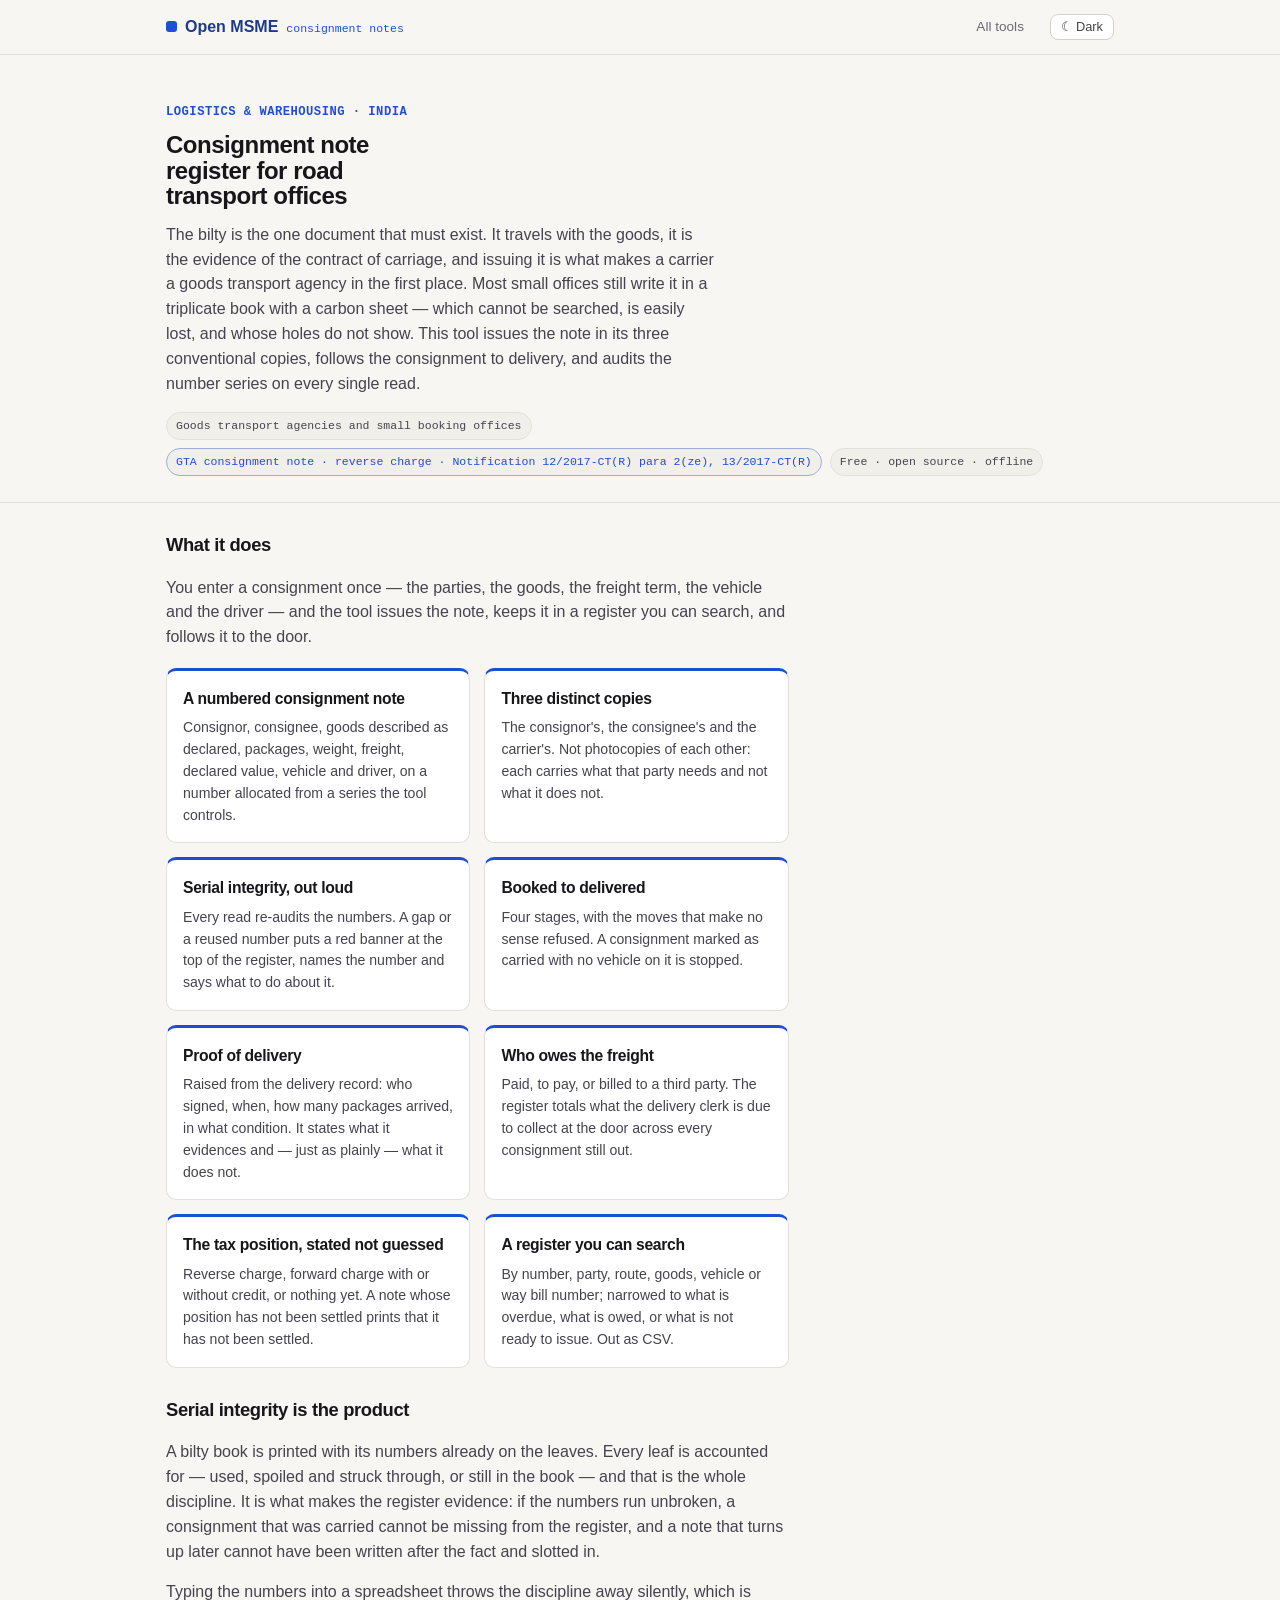
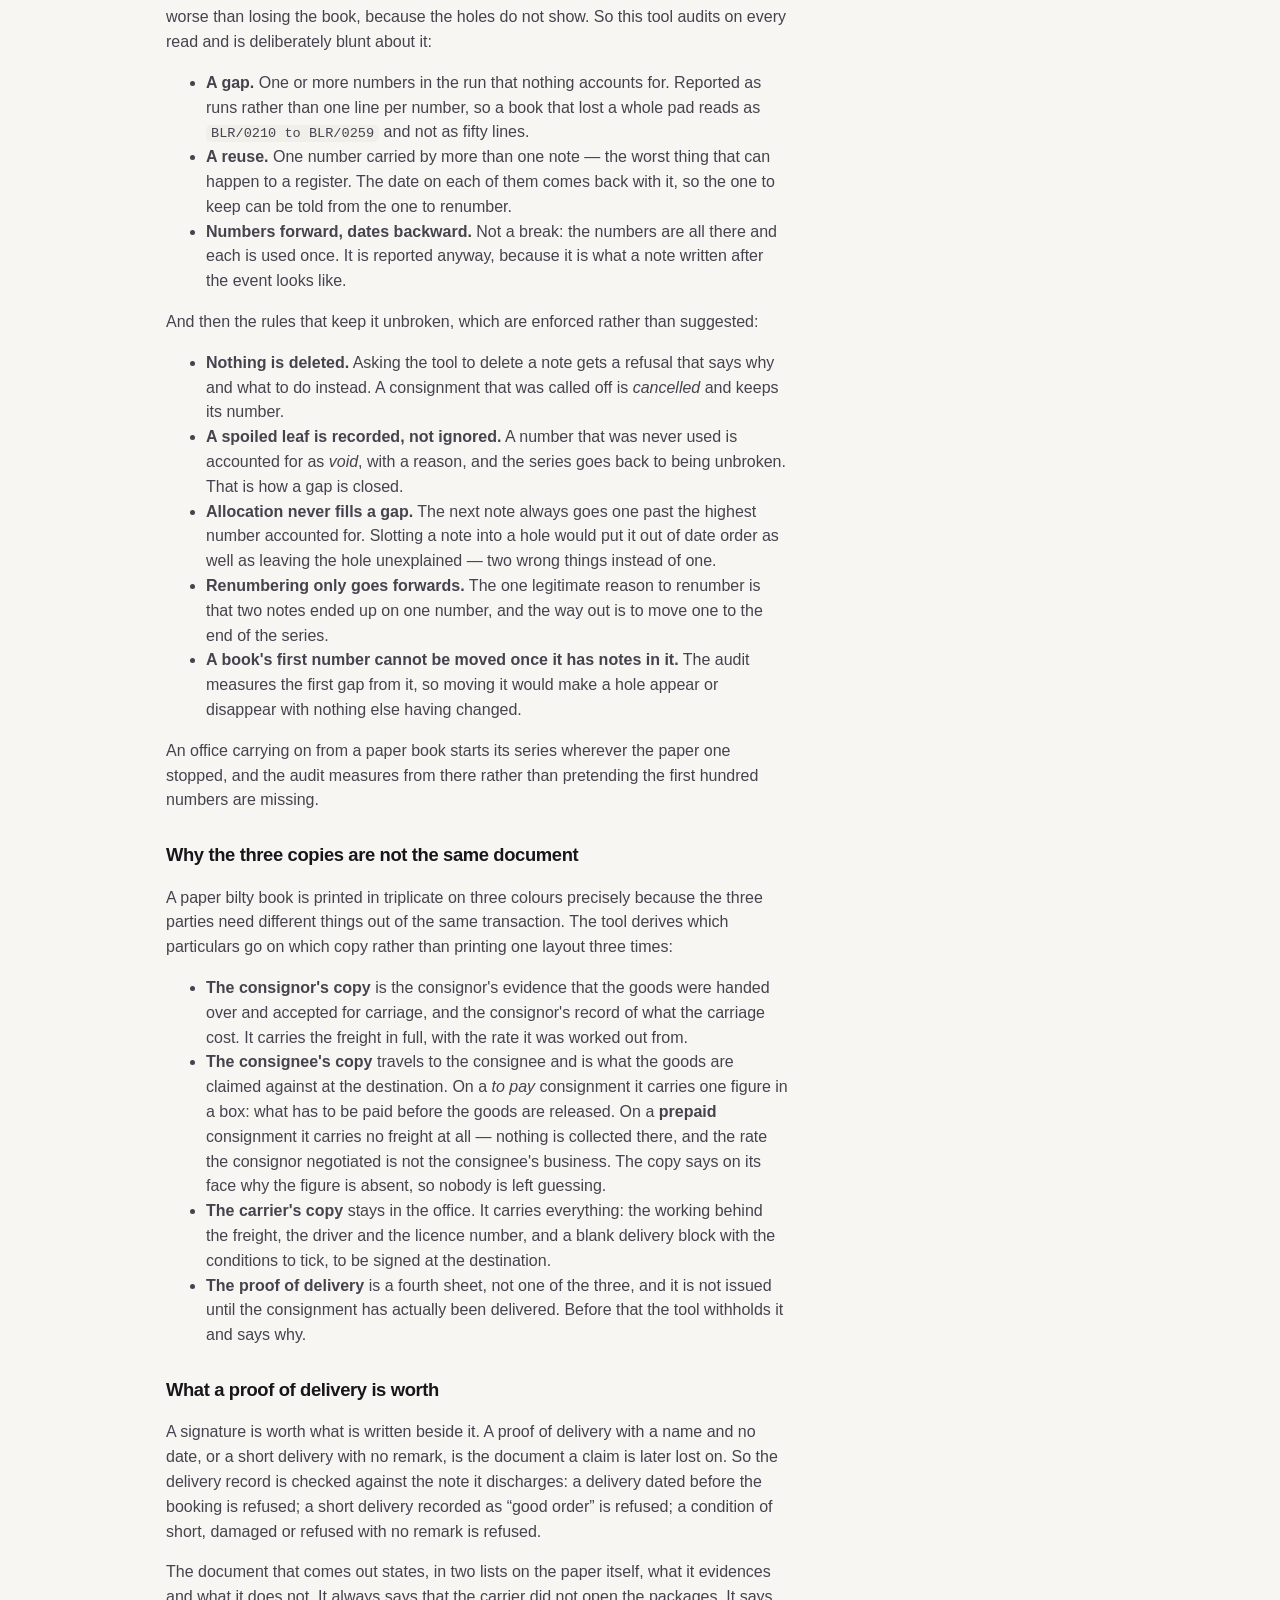
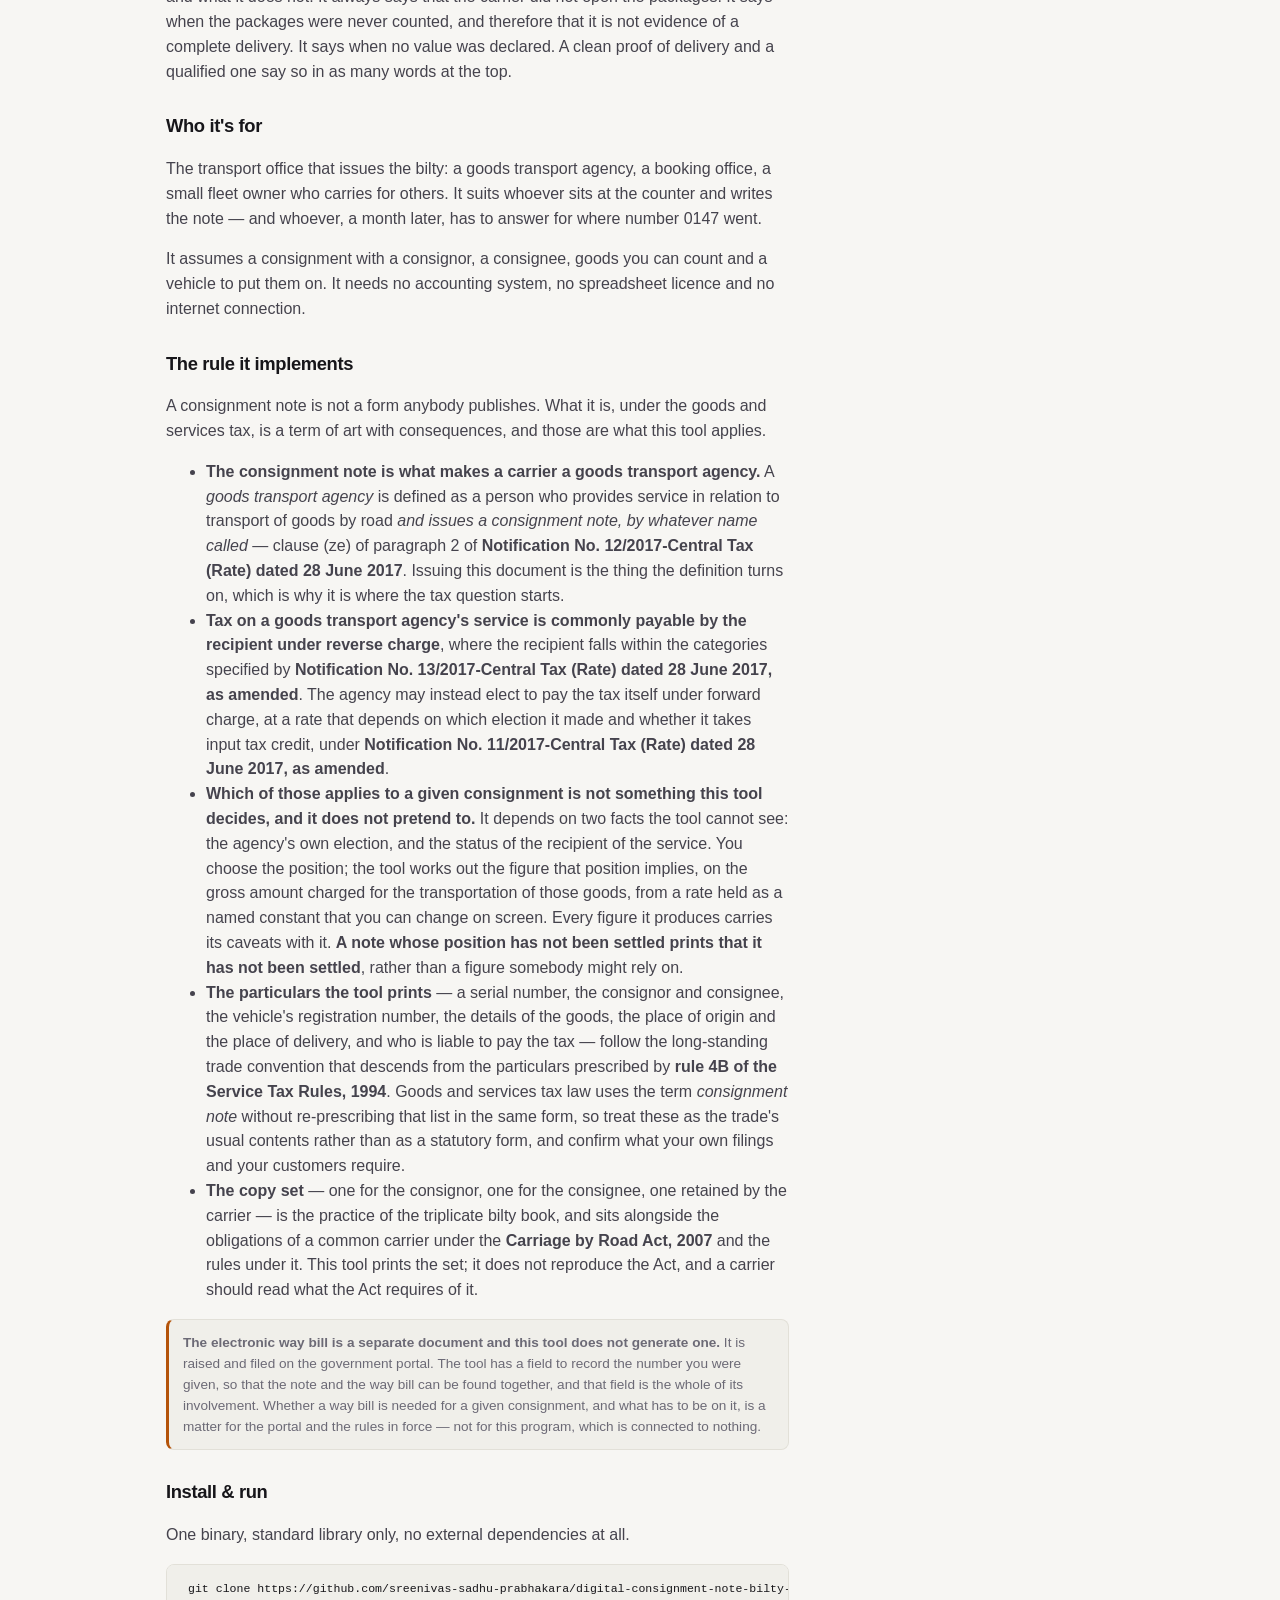
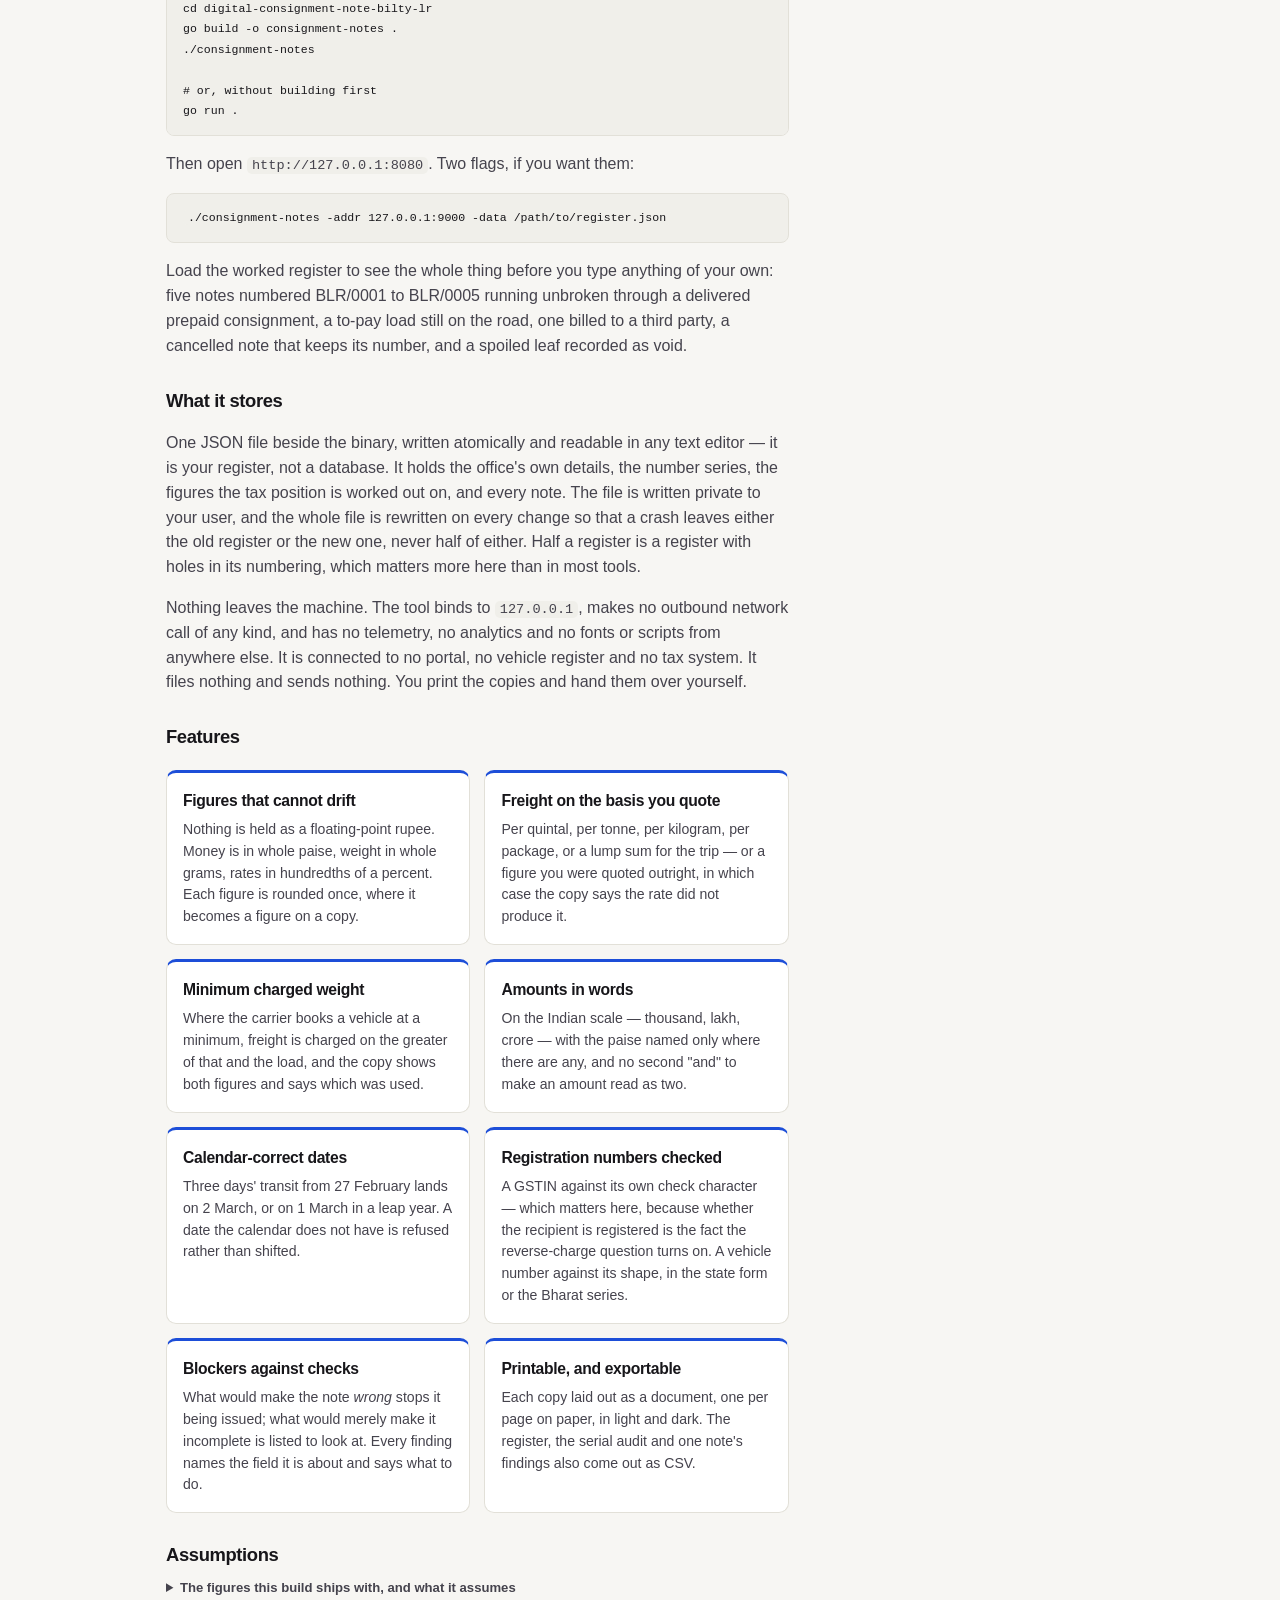
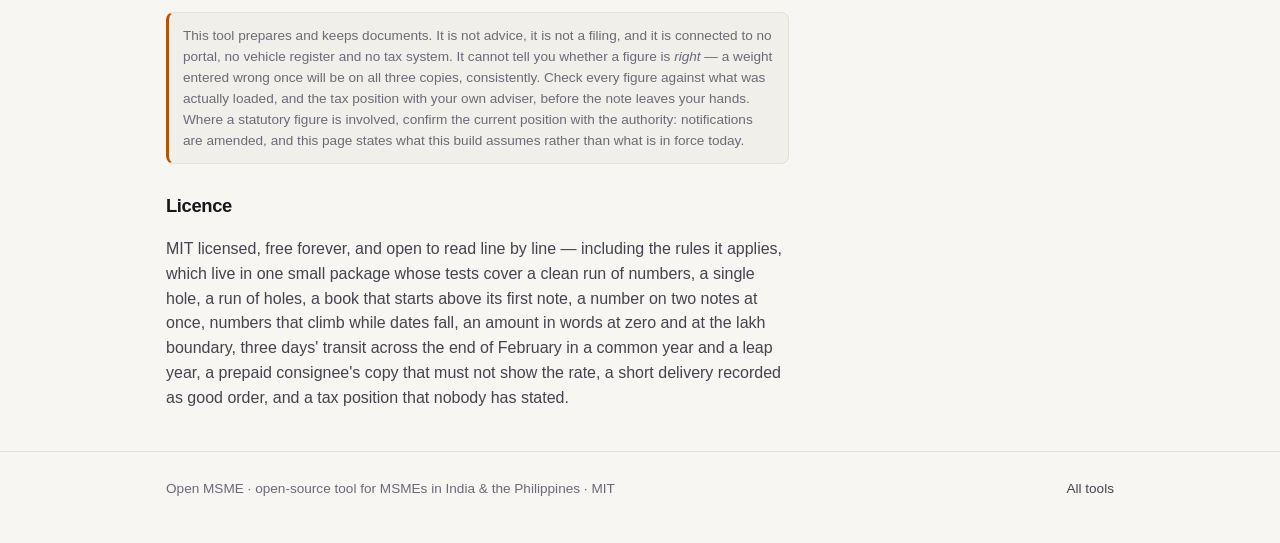
<file: docs/index.html>
<!doctype html>
<html lang="en">
<head>
  <meta charset="utf-8">
  <meta name="viewport" content="width=device-width, initial-scale=1">
  <meta http-equiv="Content-Security-Policy" content="default-src 'self'; base-uri 'self'; img-src 'self' data:; style-src 'self'; script-src 'self'; font-src 'self'; form-action 'self'">
  <title>Consignment note register for road transport offices · Open MSME</title>
  <meta name="description" content="A free single-binary tool for goods transport agencies and small booking offices in India: issue numbered consignment notes — the bilty, the lorry receipt — in three distinct copies, track each consignment to delivery, and have the number series audited for gaps and reuse on every read.">
  <meta name="color-scheme" content="light dark">
  <meta property="og:title" content="Consignment note register for road transport offices · Open MSME">
  <meta property="og:description" content="A handwritten bilty book cannot be searched and its holes do not show. This issues the note in its three copies, tracks it to delivery, and says out loud when the numbers are broken.">
  <meta property="og:type" content="website">
  <link rel="icon" href="assets/favicon.svg" type="image/svg+xml">
  <link rel="stylesheet" href="assets/style.css">
  <link rel="stylesheet" href="assets/accent.css">
  <script src="assets/theme-init.js"></script>
</head>
<body>
  <header class="topbar">
    <div class="wrap">
      <a class="brand" href="https://sreenivas-sadhu-prabhakara.github.io/openmsme/">
        <span class="dot"></span><b>Open MSME</b><span class="tag">consignment notes</span>
      </a>
      <span class="sp"></span>
      <a class="home" href="https://sreenivas-sadhu-prabhakara.github.io/openmsme/">All tools</a>
      <button class="themer" data-themer type="button">Theme</button>
    </div>
  </header>

  <main>
    <section class="hero">
      <div class="wrap">
        <div class="eyebrow">Logistics &amp; warehousing &middot; India</div>
        <h1>Consignment note register for road transport offices</h1>
        <p class="lede">The bilty is the one document that must exist. It travels with the goods, it is the evidence of the contract of carriage, and issuing it is what makes a carrier a goods transport agency in the first place. Most small offices still write it in a triplicate book with a carbon sheet &mdash; which cannot be searched, is easily lost, and whose holes do not show. This tool issues the note in its three conventional copies, follows the consignment to delivery, and audits the number series on every single read.</p>
        <div class="who">
          <span class="pill">Goods transport agencies and small booking offices</span>
          <span class="pill reg">GTA consignment note &middot; reverse charge &middot; Notification 12/2017-CT(R) para 2(ze), 13/2017-CT(R)</span>
          <span class="pill">Free &middot; open source &middot; offline</span>
        </div>
      </div>
    </section>

    <div class="wrap">
      <section class="prose">
        <h2>What it does</h2>
        <p>You enter a consignment once &mdash; the parties, the goods, the freight term, the vehicle and the driver &mdash; and the tool issues the note, keeps it in a register you can search, and follows it to the door.</p>

        <div class="featgrid">
          <div class="feat">
            <h3>A numbered consignment note</h3>
            <p>Consignor, consignee, goods described as declared, packages, weight, freight, declared value, vehicle and driver, on a number allocated from a series the tool controls.</p>
          </div>
          <div class="feat">
            <h3>Three distinct copies</h3>
            <p>The consignor's, the consignee's and the carrier's. Not photocopies of each other: each carries what that party needs and not what it does not.</p>
          </div>
          <div class="feat">
            <h3>Serial integrity, out loud</h3>
            <p>Every read re-audits the numbers. A gap or a reused number puts a red banner at the top of the register, names the number and says what to do about it.</p>
          </div>
          <div class="feat">
            <h3>Booked to delivered</h3>
            <p>Four stages, with the moves that make no sense refused. A consignment marked as carried with no vehicle on it is stopped.</p>
          </div>
          <div class="feat">
            <h3>Proof of delivery</h3>
            <p>Raised from the delivery record: who signed, when, how many packages arrived, in what condition. It states what it evidences and &mdash; just as plainly &mdash; what it does not.</p>
          </div>
          <div class="feat">
            <h3>Who owes the freight</h3>
            <p>Paid, to pay, or billed to a third party. The register totals what the delivery clerk is due to collect at the door across every consignment still out.</p>
          </div>
          <div class="feat">
            <h3>The tax position, stated not guessed</h3>
            <p>Reverse charge, forward charge with or without credit, or nothing yet. A note whose position has not been settled prints that it has not been settled.</p>
          </div>
          <div class="feat">
            <h3>A register you can search</h3>
            <p>By number, party, route, goods, vehicle or way bill number; narrowed to what is overdue, what is owed, or what is not ready to issue. Out as CSV.</p>
          </div>
        </div>

        <h2>Serial integrity is the product</h2>
        <p>A bilty book is printed with its numbers already on the leaves. Every leaf is accounted for &mdash; used, spoiled and struck through, or still in the book &mdash; and that is the whole discipline. It is what makes the register evidence: if the numbers run unbroken, a consignment that was carried cannot be missing from the register, and a note that turns up later cannot have been written after the fact and slotted in.</p>
        <p>Typing the numbers into a spreadsheet throws the discipline away silently, which is worse than losing the book, because the holes do not show. So this tool audits on every read and is deliberately blunt about it:</p>
        <ul>
          <li><strong>A gap.</strong> One or more numbers in the run that nothing accounts for. Reported as runs rather than one line per number, so a book that lost a whole pad reads as <code>BLR/0210 to BLR/0259</code> and not as fifty lines.</li>
          <li><strong>A reuse.</strong> One number carried by more than one note &mdash; the worst thing that can happen to a register. The date on each of them comes back with it, so the one to keep can be told from the one to renumber.</li>
          <li><strong>Numbers forward, dates backward.</strong> Not a break: the numbers are all there and each is used once. It is reported anyway, because it is what a note written after the event looks like.</li>
        </ul>
        <p>And then the rules that keep it unbroken, which are enforced rather than suggested:</p>
        <ul>
          <li><strong>Nothing is deleted.</strong> Asking the tool to delete a note gets a refusal that says why and what to do instead. A consignment that was called off is <em>cancelled</em> and keeps its number.</li>
          <li><strong>A spoiled leaf is recorded, not ignored.</strong> A number that was never used is accounted for as <em>void</em>, with a reason, and the series goes back to being unbroken. That is how a gap is closed.</li>
          <li><strong>Allocation never fills a gap.</strong> The next note always goes one past the highest number accounted for. Slotting a note into a hole would put it out of date order as well as leaving the hole unexplained &mdash; two wrong things instead of one.</li>
          <li><strong>Renumbering only goes forwards.</strong> The one legitimate reason to renumber is that two notes ended up on one number, and the way out is to move one to the end of the series.</li>
          <li><strong>A book's first number cannot be moved once it has notes in it.</strong> The audit measures the first gap from it, so moving it would make a hole appear or disappear with nothing else having changed.</li>
        </ul>
        <p>An office carrying on from a paper book starts its series wherever the paper one stopped, and the audit measures from there rather than pretending the first hundred numbers are missing.</p>

        <h2>Why the three copies are not the same document</h2>
        <p>A paper bilty book is printed in triplicate on three colours precisely because the three parties need different things out of the same transaction. The tool derives which particulars go on which copy rather than printing one layout three times:</p>
        <ul>
          <li><strong>The consignor's copy</strong> is the consignor's evidence that the goods were handed over and accepted for carriage, and the consignor's record of what the carriage cost. It carries the freight in full, with the rate it was worked out from.</li>
          <li><strong>The consignee's copy</strong> travels to the consignee and is what the goods are claimed against at the destination. On a <em>to pay</em> consignment it carries one figure in a box: what has to be paid before the goods are released. On a <strong>prepaid</strong> consignment it carries no freight at all &mdash; nothing is collected there, and the rate the consignor negotiated is not the consignee's business. The copy says on its face why the figure is absent, so nobody is left guessing.</li>
          <li><strong>The carrier's copy</strong> stays in the office. It carries everything: the working behind the freight, the driver and the licence number, and a blank delivery block with the conditions to tick, to be signed at the destination.</li>
          <li><strong>The proof of delivery</strong> is a fourth sheet, not one of the three, and it is not issued until the consignment has actually been delivered. Before that the tool withholds it and says why.</li>
        </ul>

        <h2>What a proof of delivery is worth</h2>
        <p>A signature is worth what is written beside it. A proof of delivery with a name and no date, or a short delivery with no remark, is the document a claim is later lost on. So the delivery record is checked against the note it discharges: a delivery dated before the booking is refused; a short delivery recorded as &ldquo;good order&rdquo; is refused; a condition of short, damaged or refused with no remark is refused.</p>
        <p>The document that comes out states, in two lists on the paper itself, what it evidences and what it does not. It always says that the carrier did not open the packages. It says when the packages were never counted, and therefore that it is not evidence of a complete delivery. It says when no value was declared. A clean proof of delivery and a qualified one say so in as many words at the top.</p>

        <h2>Who it's for</h2>
        <p>The transport office that issues the bilty: a goods transport agency, a booking office, a small fleet owner who carries for others. It suits whoever sits at the counter and writes the note &mdash; and whoever, a month later, has to answer for where number 0147 went.</p>
        <p>It assumes a consignment with a consignor, a consignee, goods you can count and a vehicle to put them on. It needs no accounting system, no spreadsheet licence and no internet connection.</p>

        <h2>The rule it implements</h2>
        <p>A consignment note is not a form anybody publishes. What it is, under the goods and services tax, is a term of art with consequences, and those are what this tool applies.</p>
        <ul>
          <li><strong>The consignment note is what makes a carrier a goods transport agency.</strong> A <em>goods transport agency</em> is defined as a person who provides service in relation to transport of goods by road <em>and issues a consignment note, by whatever name called</em> &mdash; clause (ze) of paragraph 2 of <strong>Notification No. 12/2017-Central Tax (Rate) dated 28 June 2017</strong>. Issuing this document is the thing the definition turns on, which is why it is where the tax question starts.</li>
          <li><strong>Tax on a goods transport agency's service is commonly payable by the recipient under reverse charge</strong>, where the recipient falls within the categories specified by <strong>Notification No. 13/2017-Central Tax (Rate) dated 28 June 2017, as amended</strong>. The agency may instead elect to pay the tax itself under forward charge, at a rate that depends on which election it made and whether it takes input tax credit, under <strong>Notification No. 11/2017-Central Tax (Rate) dated 28 June 2017, as amended</strong>.</li>
          <li><strong>Which of those applies to a given consignment is not something this tool decides, and it does not pretend to.</strong> It depends on two facts the tool cannot see: the agency's own election, and the status of the recipient of the service. You choose the position; the tool works out the figure that position implies, on the gross amount charged for the transportation of those goods, from a rate held as a named constant that you can change on screen. Every figure it produces carries its caveats with it. <strong>A note whose position has not been settled prints that it has not been settled</strong>, rather than a figure somebody might rely on.</li>
          <li><strong>The particulars the tool prints</strong> &mdash; a serial number, the consignor and consignee, the vehicle's registration number, the details of the goods, the place of origin and the place of delivery, and who is liable to pay the tax &mdash; follow the long-standing trade convention that descends from the particulars prescribed by <strong>rule 4B of the Service Tax Rules, 1994</strong>. Goods and services tax law uses the term <em>consignment note</em> without re-prescribing that list in the same form, so treat these as the trade's usual contents rather than as a statutory form, and confirm what your own filings and your customers require.</li>
          <li><strong>The copy set</strong> &mdash; one for the consignor, one for the consignee, one retained by the carrier &mdash; is the practice of the triplicate bilty book, and sits alongside the obligations of a common carrier under the <strong>Carriage by Road Act, 2007</strong> and the rules under it. This tool prints the set; it does not reproduce the Act, and a carrier should read what the Act requires of it.</li>
        </ul>

        <div class="note"><strong>The electronic way bill is a separate document and this tool does not generate one.</strong> It is raised and filed on the government portal. The tool has a field to record the number you were given, so that the note and the way bill can be found together, and that field is the whole of its involvement. Whether a way bill is needed for a given consignment, and what has to be on it, is a matter for the portal and the rules in force &mdash; not for this program, which is connected to nothing.</div>

        <h2>Install &amp; run</h2>
        <p>One binary, standard library only, no external dependencies at all.</p>
        <pre><code>git clone https://github.com/sreenivas-sadhu-prabhakara/digital-consignment-note-bilty-lr.git
cd digital-consignment-note-bilty-lr
go build -o consignment-notes .
./consignment-notes

# or, without building first
go run .</code></pre>
        <p>Then open <code>http://127.0.0.1:8080</code>. Two flags, if you want them:</p>
        <pre><code>./consignment-notes -addr 127.0.0.1:9000 -data /path/to/register.json</code></pre>
        <p>Load the worked register to see the whole thing before you type anything of your own: five notes numbered BLR/0001 to BLR/0005 running unbroken through a delivered prepaid consignment, a to-pay load still on the road, one billed to a third party, a cancelled note that keeps its number, and a spoiled leaf recorded as void.</p>

        <h2>What it stores</h2>
        <p>One JSON file beside the binary, written atomically and readable in any text editor &mdash; it is your register, not a database. It holds the office's own details, the number series, the figures the tax position is worked out on, and every note. The file is written private to your user, and the whole file is rewritten on every change so that a crash leaves either the old register or the new one, never half of either. Half a register is a register with holes in its numbering, which matters more here than in most tools.</p>
        <p>Nothing leaves the machine. The tool binds to <code>127.0.0.1</code>, makes no outbound network call of any kind, and has no telemetry, no analytics and no fonts or scripts from anywhere else. It is connected to no portal, no vehicle register and no tax system. It files nothing and sends nothing. You print the copies and hand them over yourself.</p>

        <h2>Features</h2>
        <div class="featgrid">
          <div class="feat">
            <h3>Figures that cannot drift</h3>
            <p>Nothing is held as a floating-point rupee. Money is in whole paise, weight in whole grams, rates in hundredths of a percent. Each figure is rounded once, where it becomes a figure on a copy.</p>
          </div>
          <div class="feat">
            <h3>Freight on the basis you quote</h3>
            <p>Per quintal, per tonne, per kilogram, per package, or a lump sum for the trip &mdash; or a figure you were quoted outright, in which case the copy says the rate did not produce it.</p>
          </div>
          <div class="feat">
            <h3>Minimum charged weight</h3>
            <p>Where the carrier books a vehicle at a minimum, freight is charged on the greater of that and the load, and the copy shows both figures and says which was used.</p>
          </div>
          <div class="feat">
            <h3>Amounts in words</h3>
            <p>On the Indian scale &mdash; thousand, lakh, crore &mdash; with the paise named only where there are any, and no second "and" to make an amount read as two.</p>
          </div>
          <div class="feat">
            <h3>Calendar-correct dates</h3>
            <p>Three days' transit from 27 February lands on 2 March, or on 1 March in a leap year. A date the calendar does not have is refused rather than shifted.</p>
          </div>
          <div class="feat">
            <h3>Registration numbers checked</h3>
            <p>A GSTIN against its own check character &mdash; which matters here, because whether the recipient is registered is the fact the reverse-charge question turns on. A vehicle number against its shape, in the state form or the Bharat series.</p>
          </div>
          <div class="feat">
            <h3>Blockers against checks</h3>
            <p>What would make the note <em>wrong</em> stops it being issued; what would merely make it incomplete is listed to look at. Every finding names the field it is about and says what to do.</p>
          </div>
          <div class="feat">
            <h3>Printable, and exportable</h3>
            <p>Each copy laid out as a document, one per page on paper, in light and dark. The register, the serial audit and one note's findings also come out as CSV.</p>
          </div>
        </div>

        <h2>Assumptions</h2>
        <details class="assumptions">
          <summary>The figures this build ships with, and what it assumes</summary>
          <p><strong>Every rate below is indicative and user-overridable.</strong> Each lives as a named constant in one place in the code, is copied into your register file, and can be changed on screen. A change to the law is therefore a change to a number, not a change to the program. <strong>Confirm the current position with the Central Board of Indirect Taxes and Customs or your own adviser before relying on any figure this tool prints.</strong> What follows is what this build assumes, not a statement of what is in force today.</p>

          <p><strong>Reverse charge: 5%.</strong> <code>RateRecipientReverseChargeDefault</code> is 5.00%, the rate commonly applied where the recipient of a goods transport agency's service accounts for the tax under reverse charge. Reference: Notification No. 13/2017-Central Tax (Rate) dated 28 June 2017, as amended, read with Notification No. 11/2017-Central Tax (Rate) dated 28 June 2017, as amended. Confirm both the rate and the specified categories of recipient.</p>

          <p><strong>Forward charge without input tax credit: 5%.</strong> <code>RateGTAForwardNoITCDefault</code> is 5.00%. Reference: Notification No. 11/2017-Central Tax (Rate) dated 28 June 2017, as amended. The election to pay under forward charge has conditions attached, including how and when it is made; check that it covers the period the note falls in.</p>

          <p><strong>Forward charge with input tax credit: 12%.</strong> <code>RateGTAForwardWithITCDefault</code> is 12.00%. Same reference and the same caution.</p>

          <p><strong>The small-consignment figures are carried but NOT applied.</strong> <code>ExemptSingleCarriageGrossDefault</code> is &#8377;1,500 and <code>ExemptSingleConsigneeGrossDefault</code> is &#8377;750 &mdash; figures that appeared in the entry against serial number 21 of Notification No. 12/2017-Central Tax (Rate) dated 28 June 2017, <strong>which has since been amended</strong>. <code>ApplyConsignmentExemptionDefault</code> is <strong>off</strong>. The tool compares the gross against the figure and tells you the note would fall under it, and then does not apply it, because it will not assert that an exemption is available to you. You can switch it on; if you do, the tool says in as many words that it has not checked whether the exemption is in force or available to you. The per-consignee figure is never applied at all: that test needs the whole carriage, and this register keeps one note at a time.</p>

          <p><strong>No position is assumed.</strong> A new note states no tax position. Whether the tax on a carriage falls on the recipient under reverse charge or on the agency under forward charge depends on the agency's own election and the status of the recipient, and the tool decides neither. A note left unsettled prints <em>&ldquo;TAX POSITION ON THIS CARRIAGE NOT STATED ON THIS NOTE&rdquo;</em> on all three copies.</p>

          <p><strong>The base.</strong> Where a rate is applied, it is applied to the gross amount charged for the transportation of the goods &mdash; the freight plus loading, unloading, door delivery, detention and any other charge on the note. That figure is derived in one place so the screen, the copies and the register cannot each arrive at their own.</p>

          <p><strong>Units, not statutes.</strong> A quintal is 100 kg and a tonne is 1,000 kg. These are units of measure.</p>

          <p><strong>Rounding.</strong> Half away from zero &mdash; 2.5 to 3 and &minus;2.5 to &minus;3 &mdash; which is how a freight clerk rounds and what a consignee checking the balance expects to find. The freight is rounded once, where it becomes a figure on the note.</p>

          <p><strong>Registration numbers.</strong> A GSTIN is 15 characters and the tool computes its check character and compares. A vehicle registration is checked against its shape only, in the state form (KA 01 AB 1234) or the Bharat series (21 BH 1234 AA). This tool is connected to no register of either kind, so a number that passes may still not be anybody's.</p>

          <p><strong>Conditions of carriage.</strong> This build ships none. The foot of every copy says the goods are carried subject to the conditions of carriage, and you enter your own wording once; the tool will not invent somebody's contract terms for them.</p>

          <p><strong>What it does not do.</strong> It generates no e-way bill and is connected to no portal. It files no return and computes no liability beyond the indicative figure described above. It does not price a trip, check a vehicle's documents, or tell you whether a consignment may lawfully move.</p>
        </details>

        <div class="note">This tool prepares and keeps documents. It is not advice, it is not a filing, and it is connected to no portal, no vehicle register and no tax system. It cannot tell you whether a figure is <em>right</em> &mdash; a weight entered wrong once will be on all three copies, consistently. Check every figure against what was actually loaded, and the tax position with your own adviser, before the note leaves your hands. Where a statutory figure is involved, confirm the current position with the authority: notifications are amended, and this page states what this build assumes rather than what is in force today.</div>

        <h2>Licence</h2>
        <p>MIT licensed, free forever, and open to read line by line &mdash; including the rules it applies, which live in one small package whose tests cover a clean run of numbers, a single hole, a run of holes, a book that starts above its first note, a number on two notes at once, numbers that climb while dates fall, an amount in words at zero and at the lakh boundary, three days' transit across the end of February in a common year and a leap year, a prepaid consignee's copy that must not show the rate, a short delivery recorded as good order, and a tax position that nobody has stated.</p>
      </section>
    </div>
  </main>

  <footer class="foot">
    <div class="wrap">
      <span>Open MSME &middot; open-source tool for MSMEs in India &amp; the Philippines &middot; MIT</span>
      <span><a href="https://sreenivas-sadhu-prabhakara.github.io/openmsme/">All tools</a></span>
    </div>
  </footer>

  <script src="assets/ui.js"></script>
</body>
</html>
</file>
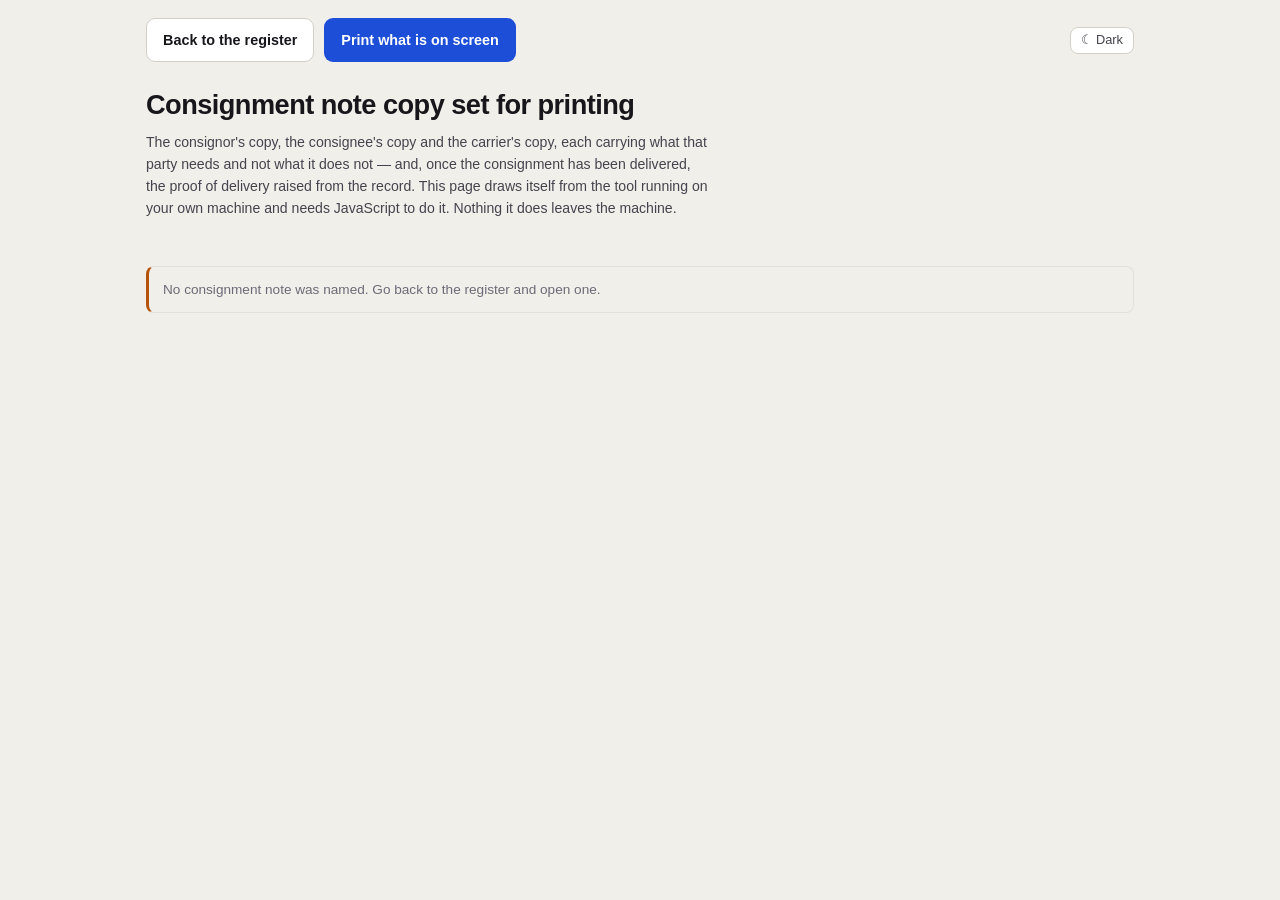
<file: web/print.html>
<!doctype html>
<html lang="en">
<head>
  <meta charset="utf-8">
  <meta name="viewport" content="width=device-width, initial-scale=1">
  <meta http-equiv="Content-Security-Policy" content="default-src 'self'; base-uri 'self'; img-src 'self' data:; style-src 'self'; script-src 'self'; font-src 'self'; form-action 'self'; connect-src 'self'">
  <title>The consignment note copy set, laid out for printing · Open MSME</title>
  <meta name="description" content="The consignment note laid out as a document in its three conventional copies — the consignor's, the consignee's and the carrier's — and the proof of delivery raised from the delivery record.">
  <meta name="color-scheme" content="light dark">
  <link rel="icon" href="assets/favicon.svg" type="image/svg+xml">
  <link rel="stylesheet" href="assets/style.css">
  <link rel="stylesheet" href="assets/accent.css">
  <link rel="stylesheet" href="assets/print.css">
  <script src="assets/theme-init.js"></script>
</head>
<body class="sheet">
  <div class="wrap">
    <div class="screen-only toolbar">
      <a class="btn ghost" href="index.html">Back to the register</a>
      <button class="btn primary" type="button" id="p-print">Print what is on screen</button>
      <button class="themer" data-themer type="button">Theme</button>
    </div>

    <h1 class="screen-only pagehead">Consignment note copy set for printing</h1>
    <p class="screen-only pagelede" id="p-lede">The consignor's copy, the consignee's copy and the carrier's copy, each carrying what that party needs and not what it does not &mdash; and, once the consignment has been delivered, the proof of delivery raised from the record. This page draws itself from the tool running on your own machine and needs JavaScript to do it. Nothing it does leaves the machine.</p>

    <nav class="screen-only picker" id="p-picker" aria-label="The copies of this consignment note"></nav>

    <div class="note screen-only" id="p-problem" hidden></div>
    <div class="note screen-only" id="p-withheld" hidden></div>

    <div id="p-sheets"></div>

    <details class="assumptions screen-only" id="p-caveats-wrap" hidden>
      <summary>What travels with the tax figure on these copies</summary>
      <ul class="plain" id="p-caveats"></ul>
    </details>
  </div>

  <script src="assets/print.js"></script>
</body>
</html>
</file>
<file: docs/assets/style.css>
/* Open MSME tool kit — shared design system for single-tool apps. No deps. Light + dark. */

:root {
  color-scheme: light dark;
  --bg:#f7f6f3; --surface:#fff; --surface-2:#f0efea; --ink:#17161a; --ink-2:#45434d; --ink-3:#6c6a76;
  --line:#e2e0d8; --line-2:#d3d1c7; --accent:#1f3a8a; --accent-ink:#fff; --ok:#15803d; --warn:#b45309; --bad:#b91c1c;
  --mono: ui-monospace,"SF Mono","SFMono-Regular",Menlo,Consolas,monospace;
  --sans: -apple-system,BlinkMacSystemFont,"Segoe UI",Roboto,Helvetica,Arial,system-ui,sans-serif;
  --maxw:980px; --radius:10px; --shadow:0 1px 2px rgba(20,18,26,.05),0 6px 20px rgba(20,18,26,.05);
  --tool:#1f3a8a; /* per-tool accent, override in page */
}
@media (prefers-color-scheme: dark){ :root:not([data-theme="light"]){
  --bg:#121116; --surface:#1a191f; --surface-2:#222027; --ink:#f3f1ef; --ink-2:#c3c0cb; --ink-3:#918e9c;
  --line:#2c2a33; --line-2:#39363f; --accent:#93b0ff; --accent-ink:#10131f; --ok:#57c98a; --warn:#f0a35a; --bad:#f28b82;
  --shadow:0 1px 2px rgba(0,0,0,.3),0 8px 28px rgba(0,0,0,.35);
}}
:root[data-theme="dark"]{
  --bg:#121116; --surface:#1a191f; --surface-2:#222027; --ink:#f3f1ef; --ink-2:#c3c0cb; --ink-3:#918e9c;
  --line:#2c2a33; --line-2:#39363f; --accent:#93b0ff; --accent-ink:#10131f; --ok:#57c98a; --warn:#f0a35a; --bad:#f28b82;
  --shadow:0 1px 2px rgba(0,0,0,.3),0 8px 28px rgba(0,0,0,.35);
}

* { box-sizing:border-box; }
html { -webkit-text-size-adjust:100%; }
body { margin:0; background:var(--bg); color:var(--ink); font-family:var(--sans); font-size:16px; line-height:1.55; -webkit-font-smoothing:antialiased; }
.wrap { max-width:var(--maxw); margin:0 auto; padding:0 16px; }
a { color:var(--accent); text-decoration:none; }
a:hover { text-decoration:underline; text-underline-offset:3px; }
h1,h2,h3 { letter-spacing:-.02em; }

/* top bar */
.topbar { position:sticky; top:0; z-index:20; background:color-mix(in srgb,var(--bg) 86%,transparent); backdrop-filter:saturate(140%) blur(8px); border-bottom:1px solid var(--line); }
.topbar .wrap { display:flex; align-items:center; gap:14px; height:54px; }
.brand { display:flex; align-items:baseline; gap:8px; font-weight:700; }
.brand .dot { width:11px; height:11px; border-radius:3px; background:var(--tool); display:inline-block; }
.brand .tag { font-family:var(--mono); font-size:.72rem; color:var(--ink-3); font-weight:500; }
.topbar .sp { margin-left:auto; }
.topbar a.home { font-size:.85rem; color:var(--ink-3); }
.topbar a.home:hover { color:var(--ink); }
.themer { font:inherit; font-size:.8rem; cursor:pointer; border:1px solid var(--line-2); background:var(--surface); color:var(--ink-2); border-radius:8px; padding:6px 10px; line-height:1; margin-left:12px; }
.themer:hover { color:var(--ink); border-color:var(--ink-3); }

/* hero / explainer */
.hero { padding:48px 0 26px; border-bottom:1px solid var(--line); }
.hero .eyebrow { font-family:var(--mono); font-size:.76rem; font-weight:600; letter-spacing:.04em; color:var(--tool); text-transform:uppercase; }
.hero h1 { margin:10px 0 14px; font-size:clamp(1.8rem,1.2rem+2.6vw,2.7rem); line-height:1.07; font-weight:800; max-width:20ch; }
.hero .lede { margin:0; font-size:clamp(1rem,.95rem+.4vw,1.15rem); color:var(--ink-2); max-width:62ch; }
.hero .who { margin-top:16px; display:flex; gap:8px; flex-wrap:wrap; }
.pill { font-family:var(--mono); font-size:.72rem; padding:4px 9px; border-radius:999px; background:var(--surface-2); color:var(--ink-2); border:1px solid var(--line); }
.pill.reg { color:var(--tool); border-color:color-mix(in srgb,var(--tool) 35%,var(--line)); }

/* layout */
.cols { display:grid; grid-template-columns:1fr; gap:22px; padding:28px 0; }
@media (min-width:860px){ .cols.calc { grid-template-columns:1.1fr .9fr; align-items:start; } }

section.card { background:var(--surface); border:1px solid var(--line); border-radius:var(--radius); padding:20px; }
section.card h2 { margin:0 0 14px; font-size:1.1rem; }
.sticky { position:sticky; top:70px; }

/* form */
.field { margin:0 0 14px; }
.field > label { display:block; font-size:.85rem; font-weight:600; color:var(--ink-2); margin-bottom:5px; }
.field .hint { font-weight:400; color:var(--ink-3); font-size:.78rem; }
.inp { position:relative; display:flex; align-items:center; }
.inp .pre, .inp .suf { position:absolute; font-family:var(--mono); font-size:.82rem; color:var(--ink-3); pointer-events:none; }
.inp .pre { left:12px; } .inp .suf { right:12px; }
input[type=number], input[type=text], select {
  width:100%; font:inherit; font-size:.95rem; padding:11px 13px; border-radius:9px;
  border:1px solid var(--line-2); background:var(--surface); color:var(--ink); appearance:none;
}
.inp.has-pre input { padding-left:28px; } .inp.has-suf input { padding-right:40px; }
input:focus, select:focus { outline:2px solid var(--tool); outline-offset:1px; border-color:var(--tool); }
.row2 { display:grid; grid-template-columns:1fr 1fr; gap:12px; }
.seg { display:flex; gap:6px; flex-wrap:wrap; }
.seg button { font:inherit; font-size:.82rem; cursor:pointer; padding:8px 12px; border-radius:8px; border:1px solid var(--line-2); background:var(--surface); color:var(--ink-2); }
.seg button[aria-pressed=true] { background:var(--tool); color:#fff; border-color:var(--tool); }

/* results */
.result-primary { background:color-mix(in srgb,var(--tool) 8%,var(--surface)); border:1px solid color-mix(in srgb,var(--tool) 30%,var(--line)); border-radius:var(--radius); padding:18px 20px; margin-bottom:16px; }
.result-primary .k { font-size:.8rem; color:var(--ink-3); }
.result-primary .v { font-size:2rem; font-weight:800; letter-spacing:-.02em; font-variant-numeric:tabular-nums; color:var(--tool); }
.result-primary .sub { font-size:.85rem; color:var(--ink-2); margin-top:3px; }
.breakdown { width:100%; border-collapse:collapse; font-size:.9rem; }
.breakdown th, .breakdown td { text-align:left; padding:8px 4px; border-bottom:1px solid var(--line); }
.breakdown td.num, .breakdown th.num { text-align:right; font-family:var(--mono); font-variant-numeric:tabular-nums; }
.breakdown tr.total td { font-weight:700; border-top:2px solid var(--line-2); border-bottom:none; }
.breakdown tr.sub td { color:var(--ink-2); }
.breakdown .neg { color:var(--bad); }

.btnrow { display:flex; gap:10px; flex-wrap:wrap; margin-top:16px; }
.btn { font:inherit; font-size:.9rem; font-weight:600; cursor:pointer; padding:10px 16px; border-radius:9px; border:1px solid transparent; }
.btn.primary { background:var(--tool); color:#fff; }
.btn.ghost { background:var(--surface); border-color:var(--line-2); color:var(--ink); }
.btn:hover { filter:brightness(1.05); }

/* prose / notes */
.prose { max-width:70ch; }
.prose h2 { font-size:1.15rem; margin:28px 0 8px; }
.prose p, .prose li { color:var(--ink-2); }
.prose code { font-family:var(--mono); font-size:.85em; background:var(--surface-2); padding:1px 5px; border-radius:5px; }
.note { font-size:.85rem; color:var(--ink-3); background:var(--surface-2); border:1px solid var(--line); border-left:3px solid var(--warn); border-radius:8px; padding:12px 14px; margin:14px 0; }
.assumptions { font-size:.82rem; color:var(--ink-3); }
.assumptions summary { cursor:pointer; color:var(--ink-2); font-weight:600; }

/* footer */
.foot { border-top:1px solid var(--line); margin-top:40px; padding:26px 0 44px; color:var(--ink-3); font-size:.85rem; }
.foot .wrap { display:flex; gap:14px; flex-wrap:wrap; justify-content:space-between; }
.foot a { color:var(--ink-2); }

@media (prefers-reduced-motion: reduce){ * { transition:none !important; } }
@media print { .topbar,.themer,.btnrow,.foot,.hero .who { display:none; } body { background:#fff; } section.card { border:none; padding:0; } }

/* ---- docs/explainer pages (for binary tools that aren't web apps) ---- */
pre { background:var(--surface-2); border:1px solid var(--line); border-radius:8px; padding:14px 16px; overflow-x:auto; font-family:var(--mono); font-size:.85rem; line-height:1.5; color:var(--ink); }
pre code { background:none; padding:0; font-size:inherit; }
.featgrid { display:grid; grid-template-columns:repeat(auto-fill,minmax(240px,1fr)); gap:14px; margin:18px 0; }
.feat { background:var(--surface); border:1px solid var(--line); border-radius:var(--radius); padding:16px; border-top:3px solid var(--tool); }
.feat h3 { margin:0 0 6px; font-size:.98rem; }
.feat p { margin:0; font-size:.88rem; color:var(--ink-2); }
.steps { counter-reset:s; list-style:none; padding:0; }
.steps li { counter-increment:s; position:relative; padding-left:34px; margin:12px 0; color:var(--ink-2); }
.steps li::before { content:counter(s); position:absolute; left:0; top:1px; width:23px; height:23px; border-radius:6px; background:var(--tool); color:#fff; font-size:.78rem; font-weight:700; display:flex; align-items:center; justify-content:center; font-family:var(--mono); }

/* Grid/flex children default to min-width:auto, so a long unbroken string (a clone
   URL in a <pre>) sizes the track to its min-content and forces page-wide horizontal
   scroll. Let children shrink and keep the scrolling inside the pre where it belongs. */
.cols > *, .featgrid > *, .ideas > * { min-width: 0; }
pre { max-width: 100%; }

/* Small coloured text needs a lighter accent in dark mode: the sector hues are
   mid-tone and fall below AA contrast on a dark surface. Backgrounds/borders keep
   the true accent; only small text uses the lightened derivative. */
:root { --tool-text: var(--tool); }
@media (prefers-color-scheme: dark){ :root:not([data-theme="light"]){ --tool-text: color-mix(in srgb, var(--tool) 50%, white); } }
:root[data-theme="dark"]{ --tool-text: color-mix(in srgb, var(--tool) 50%, white); }
.hero .eyebrow { color: var(--tool-text); }
.pill.reg { color: var(--tool-text); }
.result-primary .v { color: var(--tool-text); }
.wave-card .repo, .brand .tag { color: var(--tool-text); }
</file>
<file: docs/assets/accent.css>
:root{--tool:#1d4ed8}
</file>
<file: web/assets/style.css>
/* Open MSME tool kit — shared design system for single-tool apps. No deps. Light + dark. */

:root {
  color-scheme: light dark;
  --bg:#f7f6f3; --surface:#fff; --surface-2:#f0efea; --ink:#17161a; --ink-2:#45434d; --ink-3:#6c6a76;
  --line:#e2e0d8; --line-2:#d3d1c7; --accent:#1f3a8a; --accent-ink:#fff; --ok:#15803d; --warn:#b45309; --bad:#b91c1c;
  --mono: ui-monospace,"SF Mono","SFMono-Regular",Menlo,Consolas,monospace;
  --sans: -apple-system,BlinkMacSystemFont,"Segoe UI",Roboto,Helvetica,Arial,system-ui,sans-serif;
  --maxw:980px; --radius:10px; --shadow:0 1px 2px rgba(20,18,26,.05),0 6px 20px rgba(20,18,26,.05);
  --tool:#1f3a8a; /* per-tool accent, override in page */
}
@media (prefers-color-scheme: dark){ :root:not([data-theme="light"]){
  --bg:#121116; --surface:#1a191f; --surface-2:#222027; --ink:#f3f1ef; --ink-2:#c3c0cb; --ink-3:#918e9c;
  --line:#2c2a33; --line-2:#39363f; --accent:#93b0ff; --accent-ink:#10131f; --ok:#57c98a; --warn:#f0a35a; --bad:#f28b82;
  --shadow:0 1px 2px rgba(0,0,0,.3),0 8px 28px rgba(0,0,0,.35);
}}
:root[data-theme="dark"]{
  --bg:#121116; --surface:#1a191f; --surface-2:#222027; --ink:#f3f1ef; --ink-2:#c3c0cb; --ink-3:#918e9c;
  --line:#2c2a33; --line-2:#39363f; --accent:#93b0ff; --accent-ink:#10131f; --ok:#57c98a; --warn:#f0a35a; --bad:#f28b82;
  --shadow:0 1px 2px rgba(0,0,0,.3),0 8px 28px rgba(0,0,0,.35);
}

* { box-sizing:border-box; }
html { -webkit-text-size-adjust:100%; }
body { margin:0; background:var(--bg); color:var(--ink); font-family:var(--sans); font-size:16px; line-height:1.55; -webkit-font-smoothing:antialiased; }
.wrap { max-width:var(--maxw); margin:0 auto; padding:0 16px; }
a { color:var(--accent); text-decoration:none; }
a:hover { text-decoration:underline; text-underline-offset:3px; }
h1,h2,h3 { letter-spacing:-.02em; }

/* top bar */
.topbar { position:sticky; top:0; z-index:20; background:color-mix(in srgb,var(--bg) 86%,transparent); backdrop-filter:saturate(140%) blur(8px); border-bottom:1px solid var(--line); }
.topbar .wrap { display:flex; align-items:center; gap:14px; height:54px; }
.brand { display:flex; align-items:baseline; gap:8px; font-weight:700; }
.brand .dot { width:11px; height:11px; border-radius:3px; background:var(--tool); display:inline-block; }
.brand .tag { font-family:var(--mono); font-size:.72rem; color:var(--ink-3); font-weight:500; }
.topbar .sp { margin-left:auto; }
.topbar a.home { font-size:.85rem; color:var(--ink-3); }
.topbar a.home:hover { color:var(--ink); }
.themer { font:inherit; font-size:.8rem; cursor:pointer; border:1px solid var(--line-2); background:var(--surface); color:var(--ink-2); border-radius:8px; padding:6px 10px; line-height:1; margin-left:12px; }
.themer:hover { color:var(--ink); border-color:var(--ink-3); }

/* hero / explainer */
.hero { padding:48px 0 26px; border-bottom:1px solid var(--line); }
.hero .eyebrow { font-family:var(--mono); font-size:.76rem; font-weight:600; letter-spacing:.04em; color:var(--tool); text-transform:uppercase; }
.hero h1 { margin:10px 0 14px; font-size:clamp(1.8rem,1.2rem+2.6vw,2.7rem); line-height:1.07; font-weight:800; max-width:20ch; }
.hero .lede { margin:0; font-size:clamp(1rem,.95rem+.4vw,1.15rem); color:var(--ink-2); max-width:62ch; }
.hero .who { margin-top:16px; display:flex; gap:8px; flex-wrap:wrap; }
.pill { font-family:var(--mono); font-size:.72rem; padding:4px 9px; border-radius:999px; background:var(--surface-2); color:var(--ink-2); border:1px solid var(--line); }
.pill.reg { color:var(--tool); border-color:color-mix(in srgb,var(--tool) 35%,var(--line)); }

/* layout */
.cols { display:grid; grid-template-columns:1fr; gap:22px; padding:28px 0; }
@media (min-width:860px){ .cols.calc { grid-template-columns:1.1fr .9fr; align-items:start; } }

section.card { background:var(--surface); border:1px solid var(--line); border-radius:var(--radius); padding:20px; }
section.card h2 { margin:0 0 14px; font-size:1.1rem; }
.sticky { position:sticky; top:70px; }

/* form */
.field { margin:0 0 14px; }
.field > label { display:block; font-size:.85rem; font-weight:600; color:var(--ink-2); margin-bottom:5px; }
.field .hint { font-weight:400; color:var(--ink-3); font-size:.78rem; }
.inp { position:relative; display:flex; align-items:center; }
.inp .pre, .inp .suf { position:absolute; font-family:var(--mono); font-size:.82rem; color:var(--ink-3); pointer-events:none; }
.inp .pre { left:12px; } .inp .suf { right:12px; }
input[type=number], input[type=text], select {
  width:100%; font:inherit; font-size:.95rem; padding:11px 13px; border-radius:9px;
  border:1px solid var(--line-2); background:var(--surface); color:var(--ink); appearance:none;
}
.inp.has-pre input { padding-left:28px; } .inp.has-suf input { padding-right:40px; }
input:focus, select:focus { outline:2px solid var(--tool); outline-offset:1px; border-color:var(--tool); }
.row2 { display:grid; grid-template-columns:1fr 1fr; gap:12px; }
.seg { display:flex; gap:6px; flex-wrap:wrap; }
.seg button { font:inherit; font-size:.82rem; cursor:pointer; padding:8px 12px; border-radius:8px; border:1px solid var(--line-2); background:var(--surface); color:var(--ink-2); }
.seg button[aria-pressed=true] { background:var(--tool); color:#fff; border-color:var(--tool); }

/* results */
.result-primary { background:color-mix(in srgb,var(--tool) 8%,var(--surface)); border:1px solid color-mix(in srgb,var(--tool) 30%,var(--line)); border-radius:var(--radius); padding:18px 20px; margin-bottom:16px; }
.result-primary .k { font-size:.8rem; color:var(--ink-3); }
.result-primary .v { font-size:2rem; font-weight:800; letter-spacing:-.02em; font-variant-numeric:tabular-nums; color:var(--tool); }
.result-primary .sub { font-size:.85rem; color:var(--ink-2); margin-top:3px; }
.breakdown { width:100%; border-collapse:collapse; font-size:.9rem; }
.breakdown th, .breakdown td { text-align:left; padding:8px 4px; border-bottom:1px solid var(--line); }
.breakdown td.num, .breakdown th.num { text-align:right; font-family:var(--mono); font-variant-numeric:tabular-nums; }
.breakdown tr.total td { font-weight:700; border-top:2px solid var(--line-2); border-bottom:none; }
.breakdown tr.sub td { color:var(--ink-2); }
.breakdown .neg { color:var(--bad); }

.btnrow { display:flex; gap:10px; flex-wrap:wrap; margin-top:16px; }
.btn { font:inherit; font-size:.9rem; font-weight:600; cursor:pointer; padding:10px 16px; border-radius:9px; border:1px solid transparent; }
.btn.primary { background:var(--tool); color:#fff; }
.btn.ghost { background:var(--surface); border-color:var(--line-2); color:var(--ink); }
.btn:hover { filter:brightness(1.05); }

/* prose / notes */
.prose { max-width:70ch; }
.prose h2 { font-size:1.15rem; margin:28px 0 8px; }
.prose p, .prose li { color:var(--ink-2); }
.prose code { font-family:var(--mono); font-size:.85em; background:var(--surface-2); padding:1px 5px; border-radius:5px; }
.note { font-size:.85rem; color:var(--ink-3); background:var(--surface-2); border:1px solid var(--line); border-left:3px solid var(--warn); border-radius:8px; padding:12px 14px; margin:14px 0; }
.assumptions { font-size:.82rem; color:var(--ink-3); }
.assumptions summary { cursor:pointer; color:var(--ink-2); font-weight:600; }

/* footer */
.foot { border-top:1px solid var(--line); margin-top:40px; padding:26px 0 44px; color:var(--ink-3); font-size:.85rem; }
.foot .wrap { display:flex; gap:14px; flex-wrap:wrap; justify-content:space-between; }
.foot a { color:var(--ink-2); }

@media (prefers-reduced-motion: reduce){ * { transition:none !important; } }
@media print { .topbar,.themer,.btnrow,.foot,.hero .who { display:none; } body { background:#fff; } section.card { border:none; padding:0; } }

/* ---- docs/explainer pages (for binary tools that aren't web apps) ---- */
pre { background:var(--surface-2); border:1px solid var(--line); border-radius:8px; padding:14px 16px; overflow-x:auto; font-family:var(--mono); font-size:.85rem; line-height:1.5; color:var(--ink); }
pre code { background:none; padding:0; font-size:inherit; }
.featgrid { display:grid; grid-template-columns:repeat(auto-fill,minmax(240px,1fr)); gap:14px; margin:18px 0; }
.feat { background:var(--surface); border:1px solid var(--line); border-radius:var(--radius); padding:16px; border-top:3px solid var(--tool); }
.feat h3 { margin:0 0 6px; font-size:.98rem; }
.feat p { margin:0; font-size:.88rem; color:var(--ink-2); }
.steps { counter-reset:s; list-style:none; padding:0; }
.steps li { counter-increment:s; position:relative; padding-left:34px; margin:12px 0; color:var(--ink-2); }
.steps li::before { content:counter(s); position:absolute; left:0; top:1px; width:23px; height:23px; border-radius:6px; background:var(--tool); color:#fff; font-size:.78rem; font-weight:700; display:flex; align-items:center; justify-content:center; font-family:var(--mono); }

/* Grid/flex children default to min-width:auto, so a long unbroken string (a clone
   URL in a <pre>) sizes the track to its min-content and forces page-wide horizontal
   scroll. Let children shrink and keep the scrolling inside the pre where it belongs. */
.cols > *, .featgrid > *, .ideas > * { min-width: 0; }
pre { max-width: 100%; }

/* Small coloured text needs a lighter accent in dark mode: the sector hues are
   mid-tone and fall below AA contrast on a dark surface. Backgrounds/borders keep
   the true accent; only small text uses the lightened derivative. */
:root { --tool-text: var(--tool); }
@media (prefers-color-scheme: dark){ :root:not([data-theme="light"]){ --tool-text: color-mix(in srgb, var(--tool) 50%, white); } }
:root[data-theme="dark"]{ --tool-text: color-mix(in srgb, var(--tool) 50%, white); }
.hero .eyebrow { color: var(--tool-text); }
.pill.reg { color: var(--tool-text); }
.result-primary .v { color: var(--tool-text); }
.wave-card .repo, .brand .tag { color: var(--tool-text); }
</file>
<file: web/assets/accent.css>
:root{--tool:#1d4ed8}
</file>
<file: web/assets/print.css>
/* The copies.

   These pages are documents, not interfaces. They have to read the same on
   paper as on screen, survive being photocopied, and fit the columns a goods
   description is read across. They borrow the kit's colours and type so that
   they still belong to the tool, and then lay themselves out as a bilty. */

body.sheet { background: var(--surface-2); }
body.sheet .wrap { max-width: 1020px; padding: 0 16px 60px; }

.toolbar { display: flex; gap: 10px; flex-wrap: wrap; align-items: center; padding: 18px 0 0; }
.toolbar .themer { margin-left: auto; }

/* The page's own heading, above the sheets. Each sheet carries its own h1,
   because each sheet is its own document; this one names the page. */
.pagehead { margin: 22px 0 6px; font-size: clamp(1.3rem, 1.1rem + 1vw, 1.7rem); font-weight: 800; }
.pagelede { margin: 0; font-size: .88rem; color: var(--ink-2); max-width: 72ch; }

/* Which copy is on screen. */
.picker { display: flex; gap: 6px; flex-wrap: wrap; padding: 16px 0; }
.picker button {
  font: inherit; font-size: .82rem; cursor: pointer; padding: 8px 12px; border-radius: 8px;
  border: 1px solid var(--line-2); background: var(--surface); color: var(--ink-2);
}
.picker button[aria-pressed="true"] { background: var(--tool); color: #fff; border-color: var(--tool); }
.picker button:disabled { opacity: .45; cursor: not-allowed; }

article {
  background: var(--surface);
  border: 1px solid var(--line);
  border-radius: var(--radius);
  padding: 28px 30px 34px;
  box-shadow: var(--shadow);
  margin-bottom: 22px;
}
article[hidden] { display: none; }
@media (max-width: 560px) { article { padding: 18px 15px 24px; } }

/* The heading block. The holder of the copy is named where the colour of the
   paper used to say it. */
.dochead { border-bottom: 2px solid var(--ink); padding-bottom: 14px; margin-bottom: 18px; }
.dochead .holder {
  display: inline-block; font-family: var(--mono); font-size: .7rem; font-weight: 700;
  text-transform: uppercase; letter-spacing: .06em; padding: 3px 9px; border-radius: 4px;
  border: 1.5px solid var(--ink); color: var(--ink); margin-bottom: 10px;
}
.dochead h1 { margin: 0 0 4px; font-size: 1.25rem; font-weight: 800; letter-spacing: .01em; }
.dochead .purpose { margin: 0 0 14px; font-size: .83rem; color: var(--ink-3); max-width: 76ch; }

/* The stamps: the freight term, and who accounts for the tax. */
.stamps { display: grid; gap: 8px; margin: 0 0 14px; }
.stamp {
  border: 1.5px solid var(--ink); border-radius: 4px; padding: 7px 11px;
  font-family: var(--mono); font-size: .76rem; font-weight: 700; letter-spacing: .02em;
  text-transform: uppercase; color: var(--ink);
}
.stamp.quiet { border-style: dashed; color: var(--ink-2); font-weight: 600; }

/* The parties, two or three across, each a block of address lines. */
.parties { display: grid; grid-template-columns: repeat(2, 1fr); gap: 12px; margin: 0 0 14px; }
@media (max-width: 620px) { .parties { grid-template-columns: 1fr; } }
.party { border: 1px solid var(--line-2); border-radius: 6px; padding: 9px 11px; }
.party .label { font-size: .66rem; text-transform: uppercase; letter-spacing: .05em; color: var(--ink-3); margin-bottom: 4px; }
.party .line { font-size: .82rem; color: var(--ink); }
.party .line:first-of-type { font-weight: 700; }
.party .pnote { font-size: .72rem; color: var(--ink-3); margin-top: 5px; font-style: italic; }

table.meta { border-collapse: collapse; width: 100%; font-size: .8rem; }
table.meta td { padding: 2px 10px 2px 0; vertical-align: top; color: var(--ink-2); }
table.meta td.k { width: 1%; white-space: nowrap; color: var(--ink-3); }
table.meta td.v { font-weight: 600; color: var(--ink); }
table.meta td.v.strong { font-weight: 800; }
table.meta td .n { display: block; font-size: .72rem; color: var(--ink-3); font-weight: 400; }

section { margin: 20px 0; }
section h2 {
  margin: 0 0 9px; font-size: .86rem; font-weight: 700; text-transform: uppercase;
  letter-spacing: .05em; color: var(--tool-text);
}

/* The body tables. A goods description is read across, so every figure column
   is tabular and only the description wraps. */
table.acct { width: 100%; border-collapse: collapse; font-size: .78rem; }
table.acct th, table.acct td { border: 1px solid var(--line-2); padding: 5px 7px; text-align: left; vertical-align: top; }
table.acct thead th {
  background: var(--surface-2); font-weight: 700; font-size: .69rem;
  text-transform: uppercase; letter-spacing: .03em; color: var(--ink-2); white-space: nowrap;
}
table.acct th.right, table.acct td.right {
  text-align: right; font-family: var(--mono); font-variant-numeric: tabular-nums; white-space: nowrap;
}
table.acct th.centre, table.acct td.centre { text-align: center; }
table.acct td.wrap { white-space: normal; min-width: 13rem; }
table.acct td.muted { color: var(--ink-3); }
table.acct tr.strong td { font-weight: 700; background: var(--surface-2); }
table.acct td .sub { display: block; font-size: .71rem; color: var(--ink-3); }
.scroller { overflow-x: auto; }

/* The money at the foot of a copy. */
.totals { display: grid; gap: 10px; }
table.totals-table { width: 100%; max-width: 30rem; margin-left: auto; border-collapse: collapse; font-size: .82rem; }
table.totals-table td { padding: 3px 0; }
table.totals-table td.k { text-align: left; color: var(--ink-2); }
table.totals-table td.k .n { display: block; font-size: .71rem; color: var(--ink-3); }
table.totals-table td.v { text-align: right; font-family: var(--mono); font-variant-numeric: tabular-nums; white-space: nowrap; }
table.totals-table tr.rule td { border-top: 2px solid var(--line-2); padding-top: 6px; }
table.totals-table tr.strong td { font-weight: 800; font-size: .92rem; }
.words {
  border: 1.5px solid var(--ink); border-radius: 4px; padding: 9px 12px;
  font-size: .84rem; background: var(--surface-2);
}
.words b { display: block; font-size: .66rem; text-transform: uppercase; letter-spacing: .05em; color: var(--ink-3); font-weight: 700; margin-bottom: 2px; }

.collect {
  border: 2px solid var(--ink); border-radius: 4px; padding: 10px 13px; margin-top: 10px;
  font-size: .95rem; font-weight: 800;
}
.collect b { display: block; font-size: .66rem; text-transform: uppercase; letter-spacing: .05em; color: var(--ink-3); font-weight: 700; margin-bottom: 2px; }

ul.plain { margin: 0; padding-left: 18px; font-size: .79rem; color: var(--ink-2); }
ul.plain li { margin: 4px 0; }
ul.plain.quiet li { color: var(--ink-3); font-size: .75rem; }

/* The blank delivery block on the carrier's copy, and the filled one on the
   proof of delivery. */
.podgrid { display: grid; grid-template-columns: repeat(2, 1fr); gap: 10px; }
@media (max-width: 620px) { .podgrid { grid-template-columns: 1fr; } }
.podbox { border: 1px solid var(--line-2); border-radius: 6px; padding: 9px 11px; min-height: 3.1rem; }
.podbox .label { font-size: .66rem; text-transform: uppercase; letter-spacing: .05em; color: var(--ink-3); }
.podbox .val { font-size: .86rem; font-weight: 600; }
.podbox .blank { border-bottom: 1px dotted var(--ink-3); display: block; height: 1.3rem; }
.conditions { display: flex; gap: 14px; flex-wrap: wrap; margin-top: 10px; font-size: .78rem; color: var(--ink-2); }
.conditions span::before { content: "☐ "; font-size: 1rem; }
.evidence { display: grid; gap: 10px; margin-top: 10px; }
.evidence .blk { border: 1px solid var(--line-2); border-radius: 6px; padding: 10px 12px; }
.evidence .blk b { display: block; font-size: .7rem; text-transform: uppercase; letter-spacing: .04em; color: var(--ink-3); margin-bottom: 4px; }
.pod-verdict { font-family: var(--mono); font-size: .76rem; font-weight: 700; text-transform: uppercase; letter-spacing: .03em; }
.pod-verdict.clean { color: var(--ok); }
.pod-verdict.qualified { color: var(--warn); }

/* Signature blocks, up to three across and stacking on a phone. */
.signatures { display: grid; grid-template-columns: repeat(3, 1fr); gap: 24px; margin-top: 36px; }
@media (max-width: 640px) { .signatures { grid-template-columns: 1fr; gap: 32px; } }
.sig .line { border-top: 1px solid var(--ink-2); margin-bottom: 6px; }
.sig .for { font-size: .77rem; color: var(--ink-2); font-weight: 600; }
.sig .who { font-size: .74rem; color: var(--ink-3); }
.sig .when { font-size: .71rem; color: var(--ink-3); margin-top: 12px; border-top: 1px dotted var(--line-2); padding-top: 3px; }

.docfoot { margin-top: 26px; border-top: 1px solid var(--line); padding-top: 11px; }
.docfoot p { margin: 0; font-size: .71rem; color: var(--ink-3); }

/* On paper: no chrome, no shadow, no page background, one copy per sheet, and
   tables that break across pages without losing their headings. */
@media print {
  body.sheet { background: #fff; }
  body.sheet .wrap { max-width: none; padding: 0; }
  .screen-only { display: none !important; }
  article {
    border: none; box-shadow: none; padding: 0; border-radius: 0;
    margin: 0; break-after: page;
  }
  article:last-of-type { break-after: auto; }
  .scroller { overflow: visible; }
  table.acct { font-size: 8pt; }
  table.acct thead { display: table-header-group; }
  table.acct tr { break-inside: avoid; }
  section, .signatures, .party, .words, .podbox, .evidence .blk { break-inside: avoid; }
  .signatures { margin-top: 26px; }
  h2 { break-after: avoid; }
}
</file>
